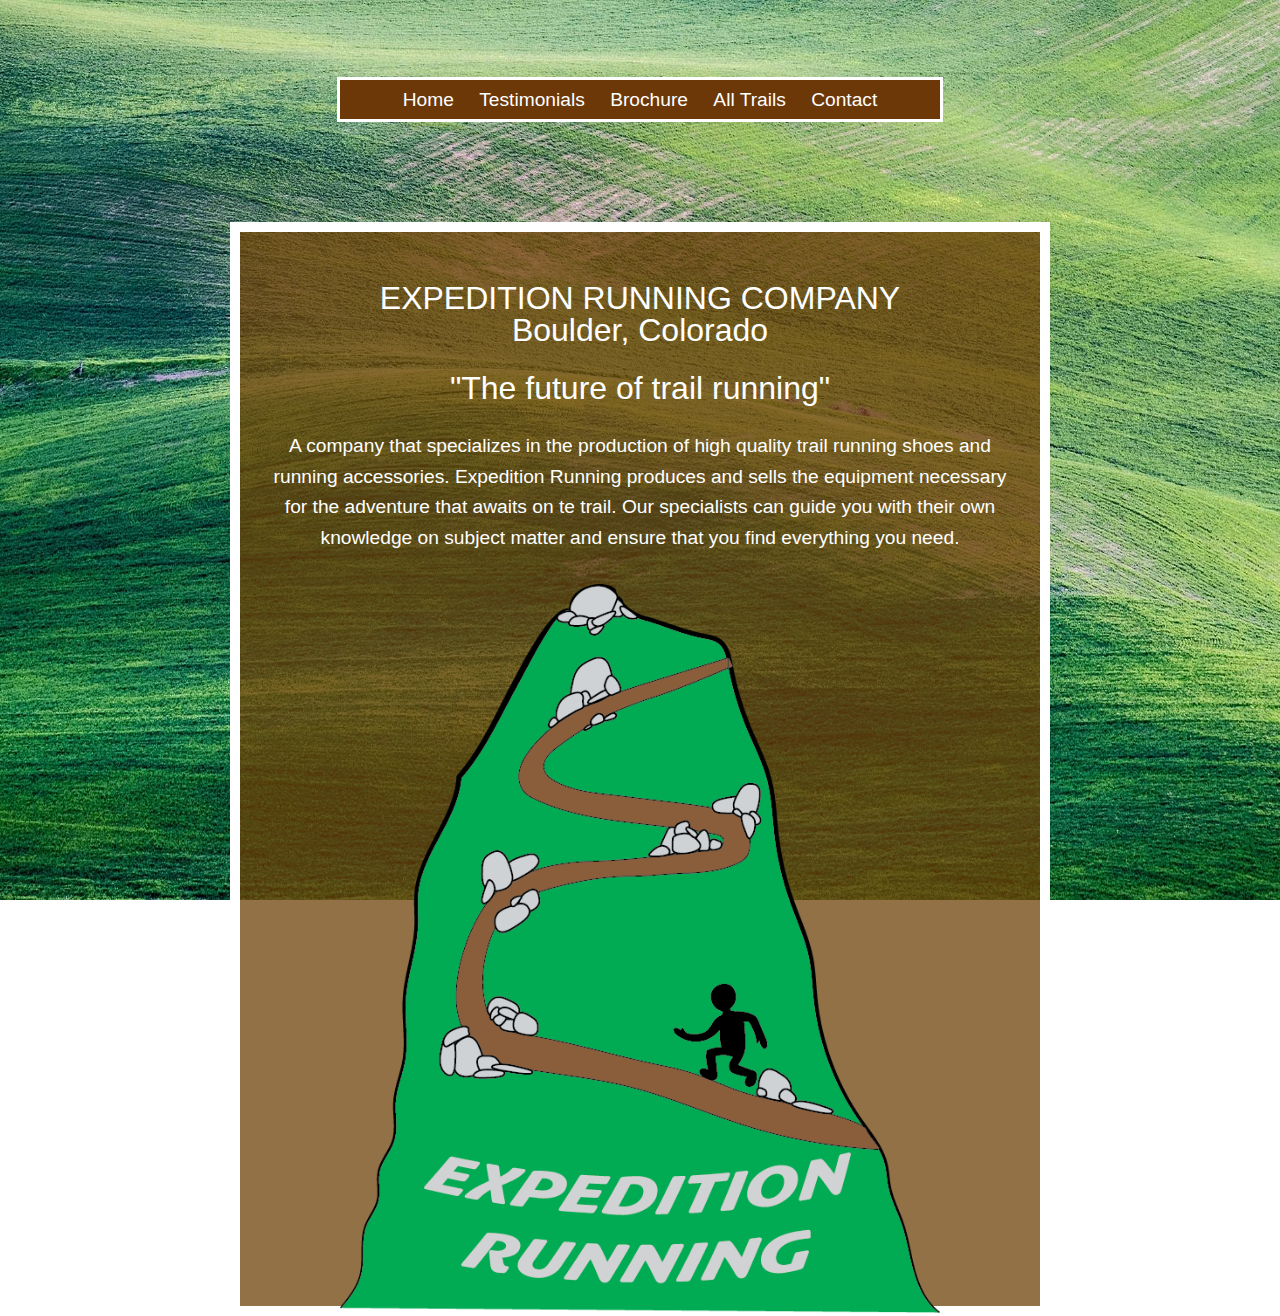
<file: index.html>
<!DOCTYPE HTML>
<html>

<head>

        <meta charset=”UTF-8”>

        <!-- THE TITLE WILL APPEAR IN THE BROWSER WINDOW OR TAB -->
        <title>Expedition Running</title>
        <link rel="stylesheet" type="text/css" href="styles-contact.css">
        <nav>
                <ul>
                        <li><a href="index.html">Home</a></li>
                        <li><a href="about.html">Testimonials</a></li>
                        <li><a href="expeditionrunningbrochure.pdf">Brochure</a></li>
                        <li><a href="https://www.alltrails.com/">All Trails</a></li>
                        <li><a href="mailto:mwilhem@calpoly.edu">Contact</a></li>
                </ul>
        </nav>

        <link rel="preconnect" href="https://fonts.googleapis.com">
<link rel="preconnect" href="https://fonts.gstatic.com" crossorigin>
<link href="https://fonts.googleapis.com/css2?family=Shizuru&display=swap" rel="stylesheet">

</head>

<body>
        <div class="center">
                <h1>EXPEDITION RUNNING COMPANY<br>
                Boulder, Colorado</h1>
                <h2>"The future of trail running"</h2>
                <p>A company that specializes in the production of high quality trail running shoes and running accessories. Expedition Running produces and sells the equipment necessary for the adventure that awaits on te trail. Our specialists can guide you with their own knowledge on subject matter and ensure that you find everything you need. </p>
                <img id="logo" src="images/logoer@2x.png"
                alt="My Foco logo image" width="600">
        </div> <!-- end of center div-->



</body>

</html>
</file>
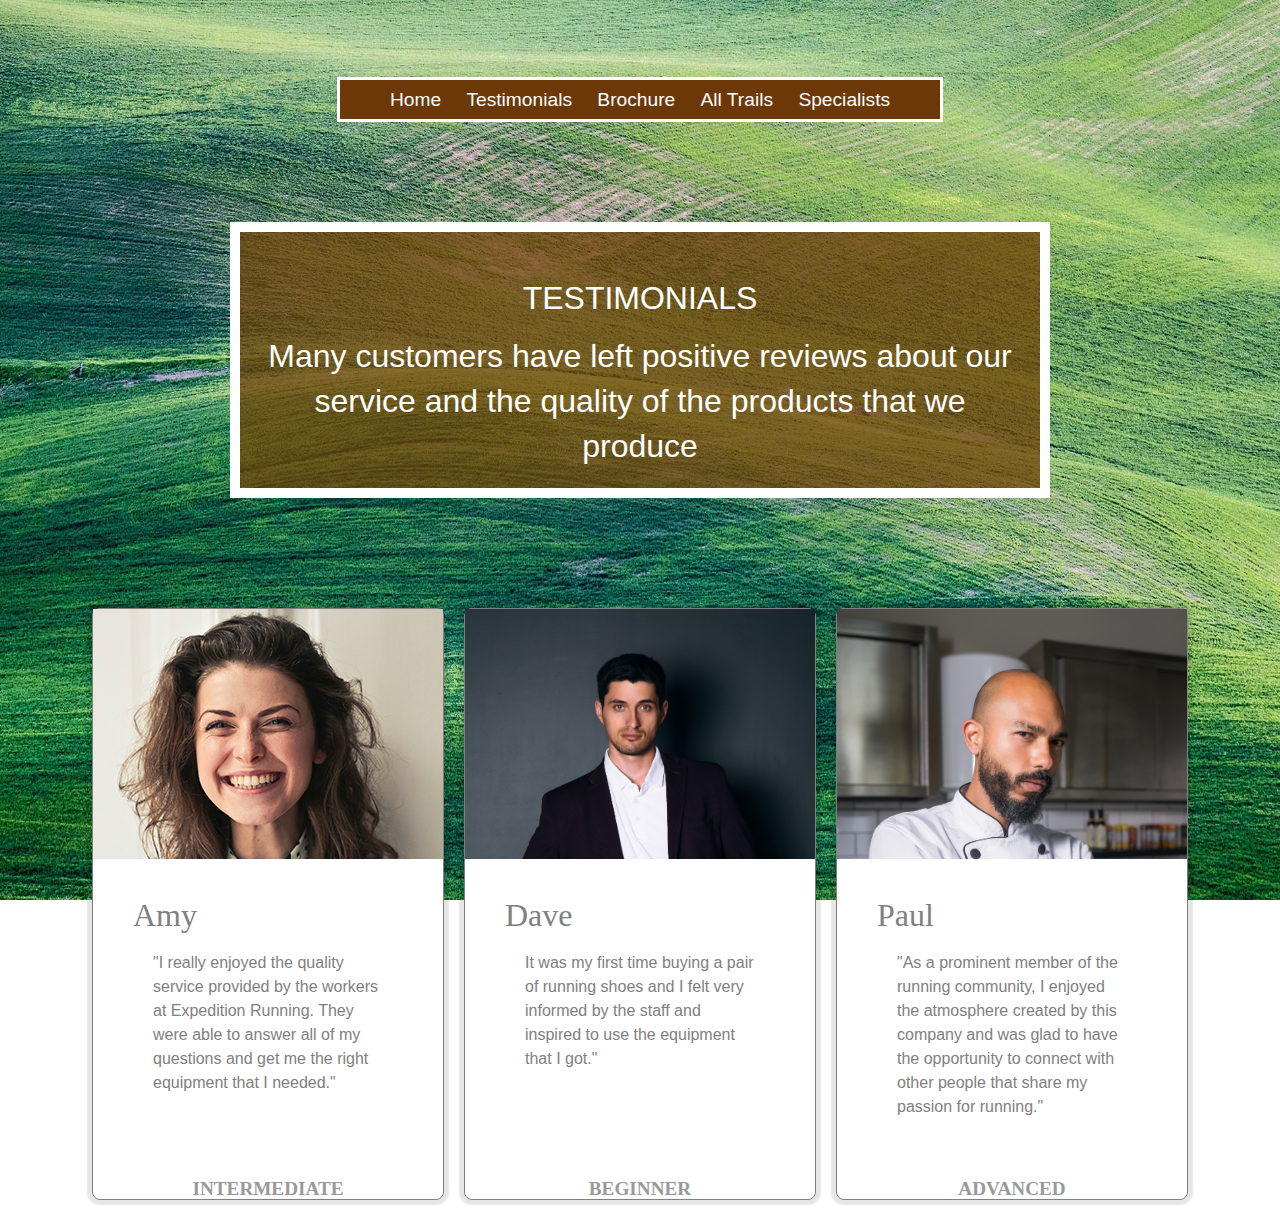
<file: about.html>
<html>

    <head>
    
            <meta charset=”UTF-8”>
    
            <!-- THE TITLE WILL APPEAR IN THE BROWSER WINDOW OR TAB -->
            <title>Expedition Running Testimonials</title>
            <link rel="stylesheet" type="text/css" href="testimonials.css">
            
    
            <link rel="preconnect" href="https://fonts.googleapis.com">
    <link rel="preconnect" href="https://fonts.gstatic.com" crossorigin>
    <link href="https://fonts.googleapis.com/css2?family=Shizuru&display=swap" rel="stylesheet">
    
    </head>
    
   
<html>

<head>

        <meta charset=”UTF-8”>

        <!-- THE TITLE WILL APPEAR IN THE BROWSER WINDOW OR TAB -->
        <title>My Foco SLO</title>
        <link rel="stylesheet" type="text/css" href="styles-contact.css">
        <nav>
                <ul>
                        <li><a href="index.html">Home</a></li>
                        <li><a href="about.html">Testimonials</a></li>
                        <li><a href="expeditionrunningbrochure.pdf">Brochure</a></li>
                        <li><a href="https://www.alltrails.com/">All Trails</a></li>
                        <li><a href="mailto:mwilhem@calpoly.edu">Specialists</a></li>
                </ul>
        </nav>

        <link rel="preconnect" href="https://fonts.googleapis.com">
<link rel="preconnect" href="https://fonts.gstatic.com" crossorigin>
<link href="https://fonts.googleapis.com/css2?family=Shizuru&display=swap" rel="stylesheet">

</head>

<body>
        <div class="center">
                <h1>TESTIMONIALS<br>
                </h1>
                <h2>Many customers have left positive reviews about our service and the quality of the products that we produce</h2>
               
        </div> <!-- end of center div-->



</body>

</html><!-- create a section with a class of cards to wrap all the cards -->
<div class="cards">
  <!-- create a div with a class of card -->
  <div class="card">
    <!-- create a div with a class of photo -->
    <div class="cardphoto">
      <img src="images/woman.jpg" alt="placeholder image" />
    </div> <!-- end of photo -->
    <article class="cardarticle">
      <h3 class="cardH1">Amy</h3>
      <p>"I really enjoyed the quality service provided by the workers at Expedition Running. They were able to answer all of my questions and get me the right equipment that I needed."</p>
    </article>
    <footer class="cardfooter">Intermediate</footer>
  </div><!-- end of card -->
  <!-- end of section here -->
  <div class="card">
    <!-- create a div with a class of photo -->
    <div class="cardphoto">
      <img src="images/man5.jpg" alt="placeholder image" />
    </div> <!-- end of photo -->
    <article class="cardarticle">
      <h3 class="cardH1">Dave</h3>
      <p>It was my first time buying a pair of running shoes and I felt very informed by the staff and inspired to use the equipment that I got."</p>
    </article>
    <footer class="cardfooter">Beginner</footer>
  </div>
  <div class="card">
    <!-- create a div with a class of photo -->
    <div class="cardphoto">
      <img src="images/man3.jpg" alt="placeholder image" />
    </div> <!-- end of photo -->
    <article class="cardarticle">
      <h3 class="cardH1">Paul</h3>
      <p>"As a prominent member of the running community, I enjoyed the atmosphere created by this company and was glad to have the opportunity to connect with other people that share my passion for running."</p>
      
    </article>
    <footer class="cardfooter">Advanced</footer>
  </div>
</div>
</file>
<file: testimonials.css>
/* Code for cards */

/* sets everything to zero */

* {
    margin: 0;
    padding: 0;
  }
 
  .cardphoto img {
    display: block;
    max-width: 100%; /* makes image responsive if needed but makes sure it doesn't stretch */
  }
 
  /* make the Section class cards here.  */
 
  .cards {
    display: flex;
    justify-content: center;
    flex-wrap: wrap;
    margin-bottom: 50px;
  }
 
  /* make the card flex. The default is row so change flex direction to vertical. */
  .card {
    background-color: white;
    display: flex;
    flex-direction: column;
    margin: 10px;
    min-width: 250px;
    max-width: 350px;
    border-radius: 0.5rem;
    border-style: solid;
    border-width: 1px;
    border-color: gray;
    box-shadow: 0 0 2px 5px rgba(0, 0, 0, 0.1);
    position: relative;
    top: 0;
  }
  .card:hover {
    transition: all 0.1s ease-in;
    top: -2px;
    box-shadow: 0 4px 5px rgba(0, 0, 0, 0.2);
  }
 
  .cardphoto {
    max-height: 250px;
    overflow: hidden;
  }
 
  .cardarticle {
    padding: 2.5rem;
    flex-grow: 1;
  }
 
  /* typography */
  .cardH1 {
    font-size: 2rem;
    margin: 0;
    color: gray;
  }
 
  .card p {
    font-size: 1rem;
    line-height: 1.5;
  }
 
  .card footer {
    font-size: 1.2rem;
    font-weight: bold;
    color: #999;
    text-transform: uppercase;
    margin: 0;
    text-align: center;
  }

  h3{
      color:#444;
  }
 
  .card p {
      color: grey;
  } /* Code for cards */

  /* sets everything to zero */
  
  * {
	  margin: 0;
	  padding: 0;
	}
   
	.cardphoto img {
	  display: block;
	  max-width: 100%; /* makes image responsive if needed but makes sure it doesn't stretch */
	}
   
	/* make the Section class cards here.  */
   
	.cards {
	  display: flex;
	  justify-content: center;
	  flex-wrap: wrap;
	  margin-bottom: 50px;
	}
   
	/* make the card flex. The default is row so change flex direction to vertical. */
	.card {
	  background-color: white;
	  display: flex;
	  flex-direction: column;
	  margin: 10px;
	  min-width: 250px;
	  max-width: 350px;
	  border-radius: 0.5rem;
	  border-style: solid;
	  border-width: 1px;
	  border-color: gray;
	  box-shadow: 0 0 2px 5px rgba(0, 0, 0, 0.1);
	  position: relative;
	  top: 0;
	}
	.card:hover {
	  transition: all 0.1s ease-in;
	  top: -2px;
	  box-shadow: 0 4px 5px rgba(0, 0, 0, 0.2);
	}
   
	.cardphoto {
	  max-height: 250px;
	  overflow: hidden;
	}
   
	.cardarticle {
	  padding: 2.5rem;
	  flex-grow: 1;
	}
   
	/* typography */
	.cardH1 {
	  font-size: 2rem;
	  margin: 0;
	  color: gray;
	}
   
	.card p {
	  font-size: 1rem;
	  line-height: 1.5;
	}
   
	.card footer {
	  font-size: 1.2rem;
	  font-weight: bold;
	  color: #999;
	  text-transform: uppercase;
	  margin: 0;
	  text-align: center;
	}
  
	h3{
		color:#444;
	}
   
	.card p {
		color: grey;
	}
</file>
<file: styles-contact.css>
/*This is my 377 FoCo Web Page Project using Eric Meyer's reset at the top of my page -- your CSS starts on line 56 */



/* http://meyerweb.com/eric/tools/css/reset/ 
   v2.0 | 20110126
   License: none (public domain)
*/

html, body, div, span, applet, object, iframe,
h1, h2, h3, h4, h5, h6, p, blockquote, pre,
a, abbr, acronym, address, big, cite, code,
del, dfn, em, img, ins, kbd, q, s, samp,
small, strike, strong, sub, sup, tt, var,
b, u, i, center,
dl, dt, dd, ol, ul, li,
fieldset, form, label, legend,
table, caption, tbody, tfoot, thead, tr, th, td,
article, aside, canvas, details, embed, 
figure, figcaption, footer, header, hgroup, 
menu, nav, output, ruby, section, summary,
time, mark, audio, video {
	margin: 0;
	padding: 0;
	border: 0;
	font-size: 100%;
	font: inherit;
	vertical-align: baseline;
}
/* HTML5 display-role reset for older browsers */
article, aside, details, figcaption, figure, 
footer, header, hgroup, menu, nav, section {
	display: block;
}
body {
	line-height: 1;
}
ol, ul {
	list-style: none;
}
blockquote, q {
	quotes: none;
}
blockquote:before, blockquote:after,
q:before, q:after {
	content: '';
	content: none;
}
table {
	border-collapse: collapse;
	border-spacing: 0;
}



/* ---------- This is the beginning of my 377 FoCo Web Page Project ------------ */

html, body {
  height: 100%;
  width: 100%;
  padding: 0;
  margin: 0;
  background-image:url("images/greenhills-bg.jpg");
  background-size: cover;
  background-repeat: no-repeat; 
  background-attachment: fixed;
  background-position: center;
	
	
}

.center {
    width: 800px;
	padding: 0%;
    margin: 100px auto;
 	background: rgba(109, 64, 6, 0.74); /*this uses opacity of 75% for the background color*/
	text-align: center;
	border: 10px solid white;
}

   
#logo {
	text-align: center;
	position:relative;
	top: 10px;
	
}

h1 {
	/* FONT-FAMILY GOES HERE CHOOSE FROM TYPEKIT OR GOOGLE FONTS */
	font-family: 'arial', sans-serif;font-size: 2em;
    margin: 50px auto 10px auto;
    color: #fff;
}

h2 {
	 /* FONT-FAMILY GOES HERE CHOOSE FROM TYPEKIT OR GOOGLE FONTS */
	 font-family: 'arial', sans-serif;font-size: 2em;
    line-height: 1.4;
    color: #fff;
    padding: 0px 0px;
    margin: 0px auto 25px auto;
	margin: 20px;
}

p {
	/* FONT-FAMILY GOES HERE CHOOSE FROM TYPEKIT OR GOOGLE FONTS */
	font-family: 'arial', sans-serif;
	font-size: 1.2em;
    line-height: 1.6;
    color: #fff;
	margin: 20px;
}
    

nav {
	font-family: 'arial', sans-serif;
	font-size: 1.2em;
	width: 600px;
	margin: 0 auto;
	border: solid rgb(255, 255, 255);
	border-width: 6px o;
	text-align: center;
	margin-top: 4em;
	background-color: rgb(109, 56, 7);
}
nav li {
	display: inline;
}

nav a {
	display: inline-block;
	padding: 10px;
	color: rgb(255, 255, 255);
	text-decoration: none;
}

a:hover {
	color:black;
	background: rgb(109, 56, 7);
}
</file>
